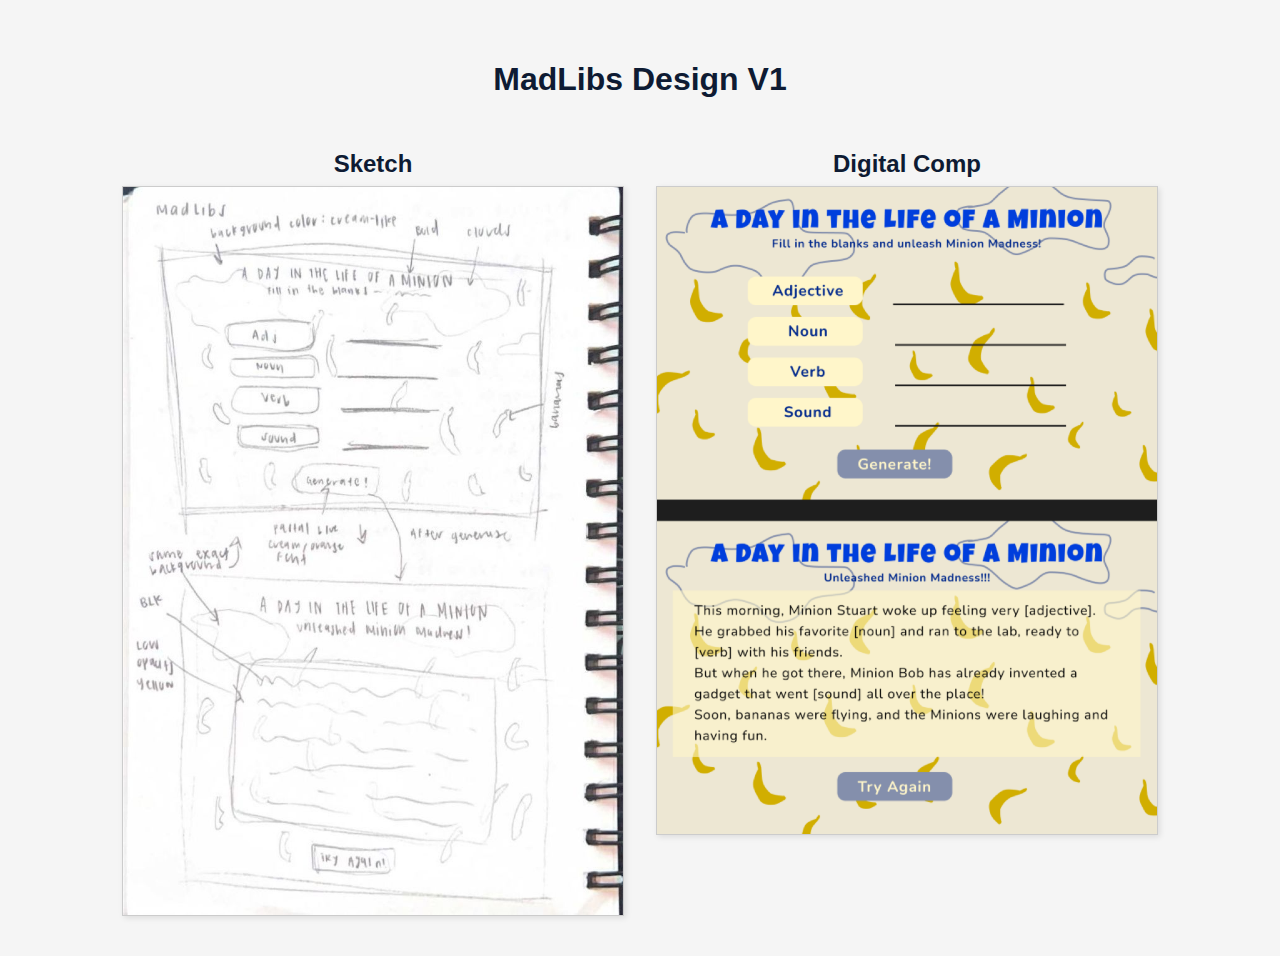
<file: madlibs/index.html>
<!DOCTYPE html>
<html lang="en">
<head>
    <meta charset="UTF-8">
    <meta name="viewport" content="width=device-width, initial-scale=1.0">
    <title>MadLibs Design V1</title>
    <style>
        body {
            font-family: 'Inter', sans-serif;
            background-color: #f5f5f5;
            color: #0e1b33;
            display: flex;
            flex-direction: column;
            align-items: center;
            padding: 2rem;
        }
        h1 {
            margin-bottom: 1rem;
        }
        .images-container {
            display: flex;
            gap: 2rem; 
            flex-wrap: wrap; 
            justify-content: center;
            align-items: flex-start;
            margin-top: 1rem;
        }
        .image-wrapper {
            display: flex;
            flex-direction: column;
            align-items: center;
        }
        img {
            max-width: 500px;
            width: 100%;
            height: auto;
            border: 1px solid #ccc;
            box-shadow: 2px 2px 6px rgba(0,0,0,0.1);
        }
        .image-wrapper h2 {
            margin-bottom: 0.5rem;
        }
    </style>
</head>
<body>
    <h1>MadLibs Design V1</h1>

    <div class="images-container">
        <div class="image-wrapper">
            <h2>Sketch</h2>
            <img src="images/sketch.jpg" alt="Sketch of MadLibs page">
        </div>
        <div class="image-wrapper">
            <h2>Digital Comp</h2>
            <img src="images/comp.png" alt="Digital composition of MadLibs page">
        </div>
    </div>
</body>
</html>
</file>
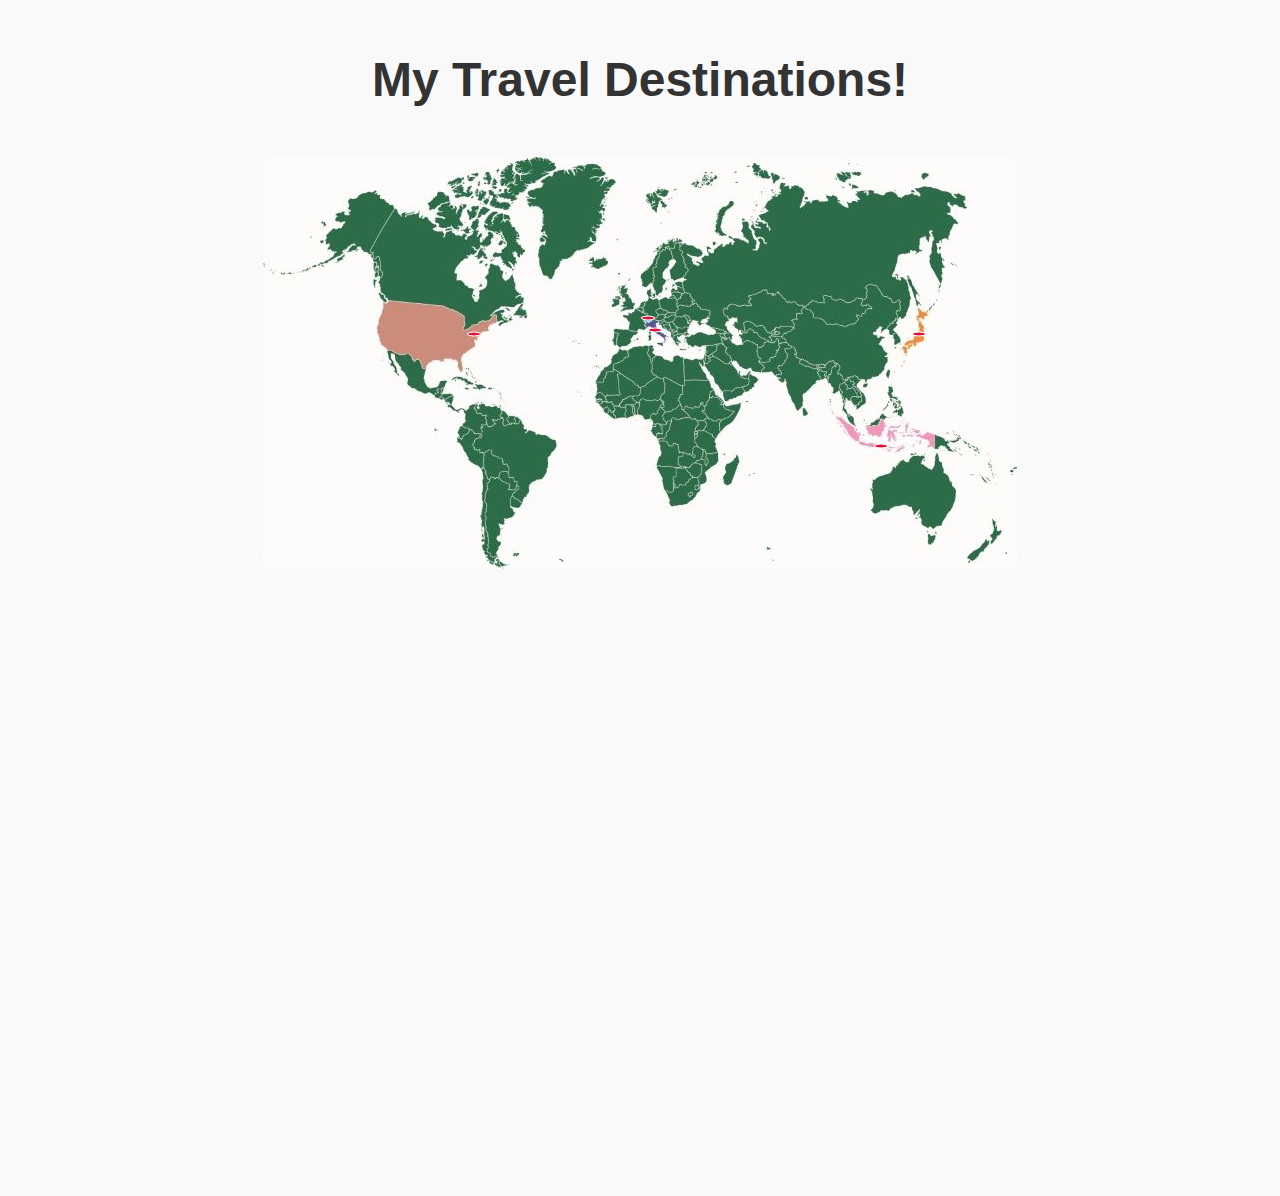
<file: everypicture/experiment/index.html>
<!DOCTYPE html>
<html lang="en">
<head>
  <meta charset="UTF-8">
  <meta name="viewport" content="width=device-width, initial-scale=1.0">
  <title>My Travel Destinations</title>
  <link rel="stylesheet" href="styles.css">
  <script src="script.js" defer></script>
</head>

<body>
  <main>
    <h1>My Travel Destinations!</h1>

    <!-- map -->
    <section class="worldmap">
      <img src="images/worldmap.jpg" alt="World map" class="world-map">

      <!-- points -->
      <button class="point" data-popup="japan" aria-label="Japan"></button>
      <button class="point" data-popup="switzerland" aria-label="Switzerland"></button>
      <button class="point" data-popup="italy" aria-label="Italy"></button>
      <button class="point" data-popup="bali" aria-label="Bali"></button>
      <button class="point" data-popup="nyc" aria-label="New York City"></button>

      <!-- popups -->
      <div class="popup" data-location="japan">
        <img src="images/takeawat1.jpg" alt="Japan trip">
        <div class="text">
          <h2>Japan 2023</h2>
          <p><strong>Backstory:</strong> Being a dream destination since I was young, being able to finally make it come true made me so happy. This also happened to be my first trip with my boyfriend as well, as he also wanted to visit Japan.</p>
          <p><strong>What I Did:</strong> We did a lot of scenic trips and went to eat at many local spots in the areas. We visited many cities within a 2-week span: Tokyo, Kyoto, Osaka, and Fujinomiya, adventuring around the cities.</p>
          <p><strong>Favorite Memory:</strong> My favorite memory has to be hiking Fushimi Inari in Kyoto, as we took a path away from the touristy one. The photo is one of the views I saw during the hike and I felt like the walk was so relaxing and allowed me to really connect with nature.</p>
          <p><strong>Takeaways:</strong> This has to be my favorite destination out of all the places I have been. From learning how to navigate the train stations to finding hidden gems, every moment was unforgettable!</p>
        </div>
      </div>

      <div class="popup" data-location="switzerland">
        <img src="images/cows.jpg" alt="Switzerland trip">
        <div class="text">
          <h2>Switzerland 2024</h2>
          <p><strong>Backstory:</strong> I always loved to hike and just take long strolls and I felt like Switzerland had amazing views that felt ethereal. I wanted to go to Switzerland since watching a Korean drama called "Crash Landing on You." There were scenes taken from Switzerland itself and I felt like those scenes really captivated my eyes. </p>
          <p><strong>What I Did:</strong> Mainly <strong>A LOT</strong> of walking (10k+ steps) and adventuring the country mainly staying in Interlaken and Lauterbrunnen. We didn't have a set schedule to follow and went with the flow a majority of the trip, which I felt was nice.</p>
          <p><strong>Favorite Memory:</strong> My favorite memory are the walks me and my boyfriend have done in Lauterbrunnen. The photo taken was from our walk of the cows grazing in a field, everything felt very peaceful to me. Although it isn't anything too crazy, I really enjoyed just walking, talking, and enjoying the views.</p>
          <p><strong>Takeaways:</strong> Usually, when I go to a place I will always charge towards the food. Although we weren't able to go to any restaurants at all here due to the outrages prices, I felt like the views made up for it overall. Being able to wake up to a mountainous view every morning here made my day and I would do it again.</p>
        </div>
      </div>

      <div class="popup" data-location="italy">
        <img src="images/italycover.jpg" alt="Italy trip">
        <div class="text">
          <h2>Italy 2024</h2>
          <p><strong>Backstory:</strong> Went to Italy right after our Switzerland trip and spent 2 weeks here! We wanted to sightsee and eat all the pizza, pasta, and tiramisu known to mankind here. I absolutely love pasta so every meal I had was a different pasta each time, occasionally eating a pizza here and there.</p>
          <p><strong>What I Did:</strong> We went to multiple cities such as Rome, Florence, Varenna to see popular spots and eat everywhere. A few of the spots we went to were the Trevi Fountain, Lake Como, and walking around museums to see art. </p>
          <p><strong>Favorite Memory:</strong> Art being very prominent in Italy, everywhere I walked I saw some type of architecture or even artists drawing on the streets of Italy. I enjoyed slowing down and stopping at every piece of art I see, such as the sculpture (La clemenza di Tito (Titus' Mercy) by Giovan Battista Comolli) that I captured while just walking around the city of Varenna! </p>
          <p><strong>Takeaways:</strong> Being a absolute fool for some good food, Italy definitely is up there when it comes to some delicious food. I really appreciated all the art and popular spots but I felt like hospitality was a bit lacking as they were a bit rude to us here and there.</p>
        </div>
      </div>

      <div class="popup" data-location="bali">
        <img src="images/grand.jpg" alt="Bali trip">
        <div class="text">
          <h2>Bali 2024</h2>
          <p><strong>Backstory:</strong> My boyfriend grew up in Bali, Indonesia as a kid and still had family and friends there. His family invited me to go with them over the summer to visit their hometown and I gladly went to see how he grew up.</p>
          <p><strong>What I Did:</strong> Since his family had a villa we really spent the summer relaxing with a few trips to other cities here and there. We mainly went to the malls and stayed at the villa ordering takeout food all the time. Since prices were super cheap we couldn't resist ourself and indulged in a lot of shopping.</p>
          <p><strong>Favorite Memory:</strong> Seeing his family made me happy since I was able to bond and get to know his family more. My favorite memory happen to be with his grandpa in where we went to a different city called Jatiluwih where we ate food and visited his family friends. </p>
          <p><strong>Takeaways:</strong> Although we did not do much on this trip I felt like I made a lot of core memories with his family and got to experience what he grew up with. My boyfriend showed me around and I enjoyed getting to know the foods he ate growing up and how Bali has shaped him as a person.</p>
        </div>
      </div>

      <div class="popup" data-location="nyc">
        <img src="images/fren.jpg" alt="New York City trip">
        <div class="text">
          <h2>NYC 2024</h2>
          <p><strong>Backstory:</strong> This trip I went with my best friend of ten years now and still counting! We never went on a trip together like this before so we planned it to NYC. We have been planning this for months prior and I felt like the days leading up to the trip felt unreal since I wouldn't have thought that I would be going on a trip with a friend of 10 years.</p>
          <p><strong>What I Did:</strong> We did the usual touristy stuff mainly and a few were: Central Park, MOMA, and visited the Times Square as well. Although they are known to be crowded I felt like I had a good time walking around and sightseeing. We also had bagels every single morning before we went to go somewhere else.</p>
          <p><strong>Favorite Memory:</strong> My favorite memory has to be going to the MET Museum and being able to see the works of what I see online all the time in person. We walked through the entire museum and dilly dallied around looking at all the art works and sculptures!</p>
          <p><strong>Takeaways:</strong> New York was definitely an experience to say the least. I wasn't a huge fan of the crowded areas and felt kind of overwhelmed when going to Times Square as such, but I felt like it was a good experience to have. I enjoyed spending time with my bestfriend and realized how similar we are in traveling styles. I hope to be able to go on another trip with her again in the future! :)</p>
        </div>
      </div>

    </section>
  </main>
</body>
</html>
</file>
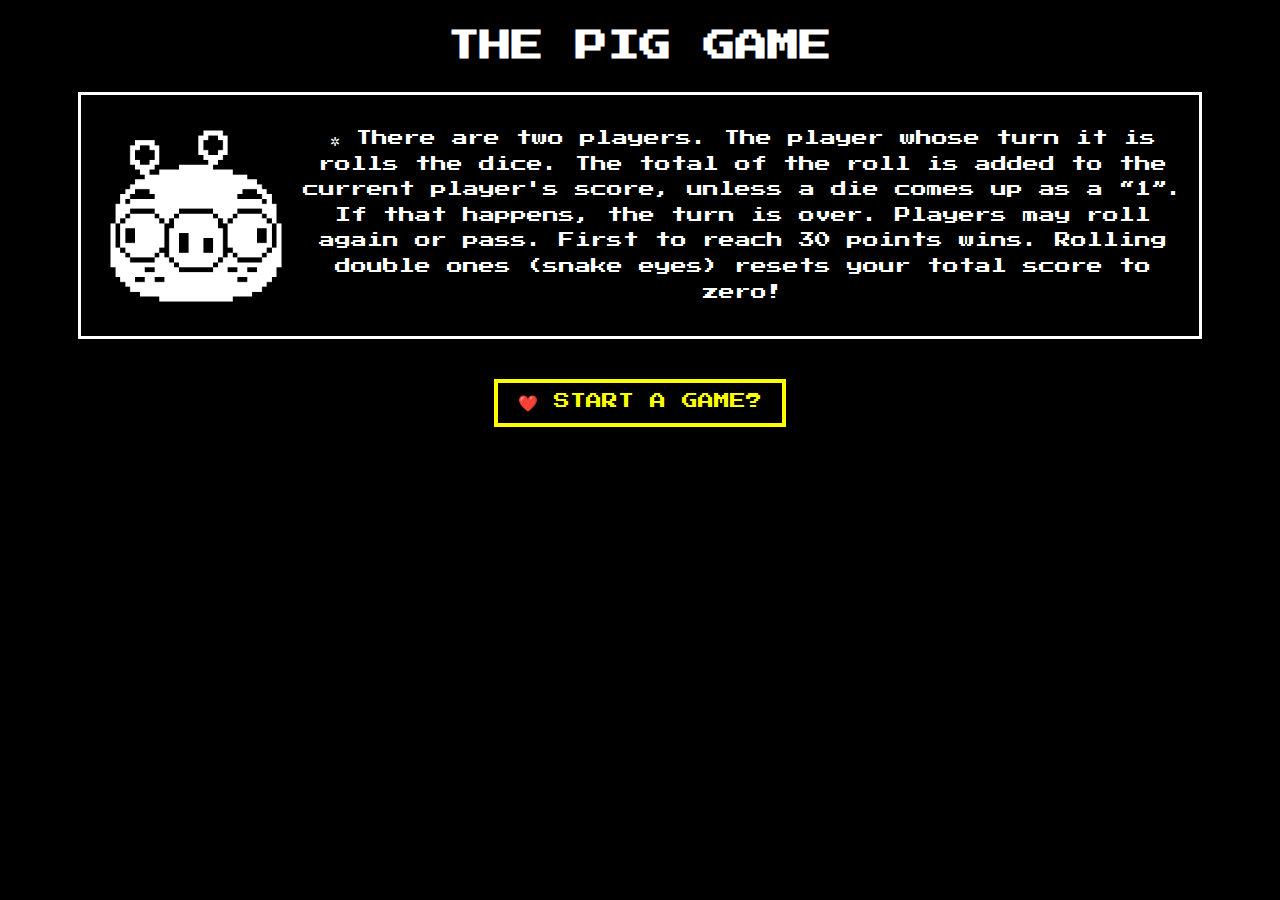
<file: game/final-game/index.html>
<!DOCTYPE html>
<html lang="en">
<head>
  <meta charset="UTF-8" >
  <meta name="viewport" content="width=device-width, initial-scale=1.0" >
  <title>The Pig Game</title>
  <link href="https://fonts.googleapis.com/css2?family=Press+Start+2P&display=swap" rel="stylesheet">
  <link rel="stylesheet" href="styles.css">
  <script src="script.js" defer></script>
</head>
<body>
    
  <header class="header">
    <h1 class="title">THE PIG GAME</h1>
  </header>

  <section class="instructions">
    <img src="images/pig.png" class="pig-icon" alt="Pig Icon">
    <p>
      ✲ There are two players. The player whose turn it is rolls the dice.
      The total of the roll is added to the current player's score, unless a
      die comes up as a “1”. If that happens, the turn is over.

      Players may roll again or pass. First to reach 30 points wins.

      Rolling double ones (snake eyes) resets your total score to zero!
    </p>
  </section>

  <section class="start-screen">
    <button class="start-btn">❤️ START A GAME?</button>
  </section>

  <section class="game-screen hidden">

    <div class="game-top">
      <div class="turn-box">
        <div class="turn-content">
          <img src="images/sans.png" class="player-icon" alt="Player Icon">
          <p>✲ Roll for Player 1</p>
        </div>
      </div>

      <div class="dice-area">
        <img src="images/dice1.png" class="dice" alt="Dice 1">
        <img src="images/dice1.png" class="dice" alt="Dice 2">
      </div>

      <div class="hp-container">
        <div class="hp-row">
          <span>Player 1 HP</span>
          <div class="hp-bar player1-bar"></div>
          <span class="player1-score">0 / 30</span>
        </div>
        <div class="hp-row">
          <span>Player 2 HP</span>
          <div class="hp-bar player2-bar"></div>
          <span class="player2-score">0 / 30</span>
        </div>
      </div>
    </div>

    <div class="buttons">
      <button class="roll-btn">O ROLL</button>
      <button class="pass-btn">X PASS</button>
    </div>

    <button class="restart-btn">❤️ RESTART?</button>
  </section>

</body>
</html>
</file>
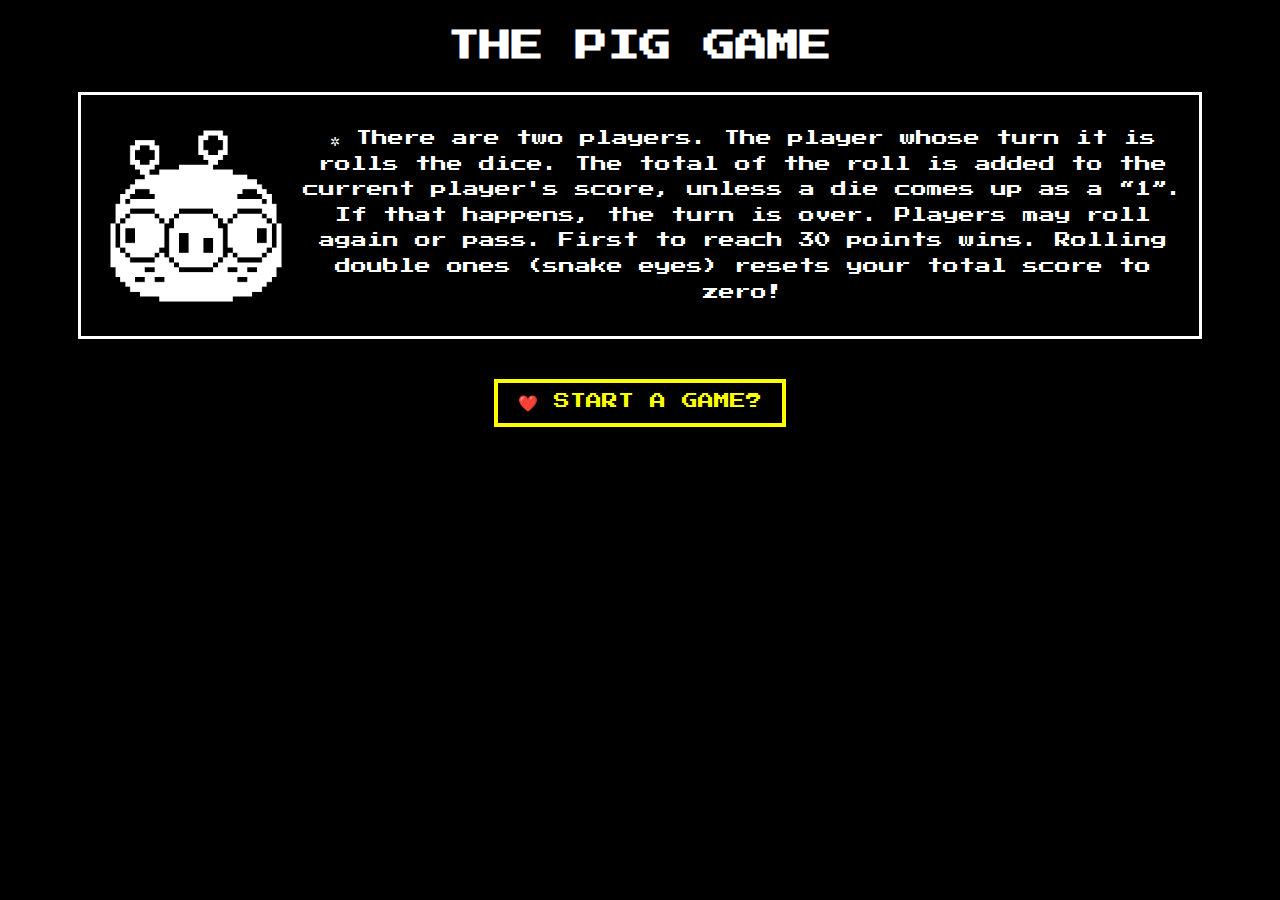
<file: game/v1-html-css-only/index.html>
<!DOCTYPE html>
<html lang="en">
<head>
  <meta charset="UTF-8" />
  <meta name="viewport" content="width=device-width, initial-scale=1.0" />
  <title>The Pig Game</title>
  <link href="https://fonts.googleapis.com/css2?family=Press+Start+2P&display=swap" rel="stylesheet">
  <link rel="stylesheet" href="styles.css">
</head>
<body>

  <header class="header">
    <h1 class="title">THE PIG GAME</h1>
  </header>

  <section class="instructions">
    <img src="images/pig.png" class="pig-icon" alt="Pig Icon">
    <p>
      ✲ There are two players. The player whose turn it is rolls the dice.
      The total of the roll is added to the current player's score, unless a
      die comes up as a “1”. If that happens, the turn is over.

      Players may roll again or pass. First to reach 30 points wins.

      Rolling double ones (snake eyes) resets your total score to zero!
    </p>
  </section>

  <section class="start-screen">
    <button class="start-btn">❤️ START A GAME?</button>
  </section>

  <section class="game-screen hidden">

    <div class="game-top">
      <div class="turn-box">
        <div class="turn-content">
          <img src="images/sans.png" class="player-icon" alt="Player Icon">
          <p>✲ Roll for Player 1</p>
        </div>
      </div>

      <div class="dice-area">
        <img src="images/dice1.png" class="dice" alt="Dice 1">
        <img src="images/dice1.png" class="dice" alt="Dice 2">
      </div>

      <div class="hp-container">
        <div class="hp-row">
          <span>Player 1 HP</span>
          <div class="hp-bar player1-bar"></div>
          <span class="player1-score">0 / 30</span>
        </div>
        <div class="hp-row">
          <span>Player 2 HP</span>
          <div class="hp-bar player2-bar"></div>
          <span class="player2-score">0 / 30</span>
        </div>
      </div>
    </div>

    <div class="buttons">
      <button class="roll-btn">O ROLL</button>
      <button class="pass-btn">X PASS</button>
    </div>

    <button class="restart-btn">❤️ RESTART?</button>
  </section>
<script>
"use strict";

// BUTTONS + MAIN ELEMENTS
const startBtn = document.querySelector('.start-btn');
const gameScreen = document.querySelector('.game-screen');
const restartBtn = document.querySelector('.restart-btn');
const rollBtn = document.querySelector('.roll-btn');
const passBtn = document.querySelector('.pass-btn');

const turnBox = document.querySelector('.turn-box p');
const playerIcon = document.querySelector('.player-icon');
const diceImages = document.querySelectorAll('.dice');
const hpBars = [
  document.querySelector('.player1-bar'),
  document.querySelector('.player2-bar')
];
const scoreTexts = [
  document.querySelector('.player1-score'),
  document.querySelector('.player2-score')
];

// GAME DATA
const gameData = {
  players: ['Player 1', 'Player 2'],
  score: [0, 0],
  roll1: 0,
  roll2: 0,
  index: 0,
  gameEnd: 30
};

// EVENT LISTENERS
startBtn.addEventListener('click', startGame);
restartBtn.addEventListener('click', resetGame);
rollBtn.addEventListener('click', throwDice);
passBtn.addEventListener('click', passTurn);


// ========= GAME FUNCTIONS =========

function startGame() {
  // Pick a random starting player
  if (Math.random() < 0.5) {
    gameData.index = 0;
  } else {
    gameData.index = 1;
  }

  document.querySelector('.start-screen').classList.add('hidden');
  gameScreen.classList.remove('hidden');

  setUpTurn();
}

function resetGame() {
  gameData.score[0] = 0;
  gameData.score[1] = 0;
  gameData.index = 0;

  gameScreen.classList.add('hidden');
  document.querySelector('.start-screen').classList.remove('hidden');

  showCurrentScore();
  resetDice();
}

function setUpTurn() {
  if (isGameOver()) {
    return;
  }

  updateTurn();
  showCurrentScore();
  enableButtons(true);
  resetDice();
}

// ========== DICE ROLLING ==========

function throwDice() {
  if (isGameOver()) {
    return;
  }

  // Roll two dice (1–6)
  gameData.roll1 = Math.floor(Math.random() * 6) + 1;
  gameData.roll2 = Math.floor(Math.random() * 6) + 1;

  diceImages[0].src = "images/dice" + gameData.roll1 + ".png";
  diceImages[1].src = "images/dice" + gameData.roll2 + ".png";

  // Snake eyes
  gameData.rollSum = gameData.roll1 + gameData.roll2;
  if (gameData.rollSum === 2) {
    turnBox.textContent = "Oh snap! Snake eyes!";
    gameData.score[gameData.index] = 0;
    gameData.index ? (gameData.index = 0) : (gameData.index = 1);
    showCurrentScore();
    setTimeout(setUpTurn, 2000);
    return;
  }

  if (gameData.roll1 === 1 || gameData.roll2 === 1) {
    turnBox.textContent = "Hit a 1! Switching player...";
    gameData.index ? (gameData.index = 0) : (gameData.index = 1);
    switchPlayer();
    return;
  }

  gameData.score[gameData.index] += gameData.roll1 + gameData.roll2;
  showCurrentScore();

  if (!checkWinningCondition()) {
    updateTurn();
  }
}

function passTurn() {
  if (isGameOver()) {
    return;
  }
  gameData.index ? (gameData.index = 0) : (gameData.index = 1);
  setUpTurn();
}

function switchPlayer() {
  setTimeout(function () {
    if (isGameOver()) {
      return;
    }

    setUpTurn();
  }, 1500);
}

// ========= CHECKS =========

function checkWinningCondition() {
  if (gameData.score[gameData.index] >= gameData.gameEnd) {
    turnBox.textContent =
      gameData.players[gameData.index] +
      " wins with " +
      gameData.score[gameData.index] +
      " points!";

    enableButtons(false);
    return true;
  }
  return false;
}

function isGameOver() {
  if (gameData.score[0] >= gameData.gameEnd ||
      gameData.score[1] >= gameData.gameEnd) {
    return true;
  }
  return false;
}


function updateTurn() {
  if (gameData.index === 0) {
    playerIcon.src = "images/sans.png";
  } else {
    playerIcon.src = "images/papyrus.png";
  }

  turnBox.textContent = "Roll for " + gameData.players[gameData.index];
}

function showCurrentScore() {
  for (var i = 0; i < 2; i++) {
    scoreTexts[i].textContent =
      gameData.score[i] + " / " + gameData.gameEnd;

    hpBars[i].style.width =
      (gameData.score[i] / gameData.gameEnd) * 120 + "px";
  }
}

function resetDice() {
  diceImages[0].src = "images/dice1.png";
  diceImages[1].src = "images/dice1.png";
}

function enableButtons(enable) {
  rollBtn.disabled = !enable;
  passBtn.disabled = !enable;

  if (enable) {
    rollBtn.style.opacity = 1;
    passBtn.style.opacity = 1;
  } else {
    rollBtn.style.opacity = 0.5;
    passBtn.style.opacity = 0.5;
  }
}
</script>

</body>
</html>
</file>
<file: everypicture/experiment/styles.css>
body {
  font-family: Arial, sans-serif;
  margin: 0;
  background-color: #f9f9f9;
  text-align: center;
}

main {
  padding: 20px;
}

h1 {
  font-size: 3rem;
  margin-bottom: 50px;
  color: #333;
  text-align: center;
}

/* map */
.worldmap {
  position: relative;
  display: inline-block;
  max-width: 100%;
  z-index: 1;
}

.world-map {
  width: 100%;
  height: auto;
  display: block;
  border-radius: 10px;
}

/* points */
.point {
  position: absolute;
  width: 5px;
  height: 5px;
  background-color: crimson;
  border: 1px solid white;
  border-radius: 50%;
  cursor: pointer;
  transform: translate(-50%, -50%);
  transition: transform 0.2s;
}

.point:hover {
  transform: translate(-50%, -50%) scale(1.3);
}

/*  positions  */
.point[data-popup="japan"] { top: 43%; left: 87%; }
.point[data-popup="switzerland"] { top: 39%; left: 51%; }
.point[data-popup="italy"] { top: 42%; left: 52%; }
.point[data-popup="bali"] { top: 70%; left: 82%; }
.point[data-popup="nyc"] { top: 43%; left: 28%; }

/* popups */
.popup {
  display: none;
  position: absolute;
  background: white;
  padding: 15px;
  width: 600px;
  border-radius: 10px;
  box-shadow: 0 2px 15px rgba(0,0,0,0.25);
  z-index: 10;

  display: flex;
  flex-direction: row;  
  gap: 15px;

  opacity: 0;          
  transition: opacity 0.3s, transform 0.3s; 
  transform: translateY(10px);
}

.popup.show {
  opacity: 1;
  transform: translateY(0);
}

.popup img {
  width: 300px;
  height: auto;
  border-radius: 10px;
  object-fit: contain;
  flex-shrink: 0;
}

.popup .text {
  display: flex;
  flex-direction: column; 
  text-align: left; 
  gap: 12px; 
  flex: 1;
}

.popup .text h2 {
  margin: 0 0 5px 0;
  font-size: 1.2rem;
  color: #222;
}

.popup .text p {
  margin: 0;
  font-size: 0.9rem;
  color: #333;
}

/* Responsive tweaks */
@media (max-width: 600px) {
  h1 {
    font-size: 1.5rem;
  }

  .popup {
    width: 90%;
    flex-direction: column;
    font-size: 0.85rem;
  }

  .popup img {
    width: 100%;
    height: auto;
  }

  .point {
    width: 10px;
    height: 10px;
  }
}
</file>
<file: game/final-game/styles.css>
body {
  margin: 0;
  padding: 0;
  background: black;
  color: white;
  font-family: 'Press Start 2P', monospace;
  text-align: center;
}

.title {
  font-size: 2rem;
  margin: 30px;
}

.instructions {
  width: 85%;
  margin: 0 auto;
  padding: 15px;
  border: 3px solid white;
  display: flex;
  gap: 6px;
  line-height: 1.6;
}

.pig-icon {
  width: 200px;
  object-fit: contain;
}

.start-screen {
  margin-top: 40px;
}

button {
  font-family: 'Press Start 2P', monospace;
  font-size: 1rem;
  background: black;
  border: 4px solid yellow;
  color: yellow;
  padding: 10px 20px;
  cursor: pointer;
  transition: 0.2s;
}

button:hover {
  background: yellow;
  color: black;
}

.start-btn,
.restart-btn,
.roll-btn,
.pass-btn {
  display: inline-block;
}

.game-screen {
  margin-top: 30px;
}

.hidden {
  display: none;
}

.game-top {
  display: flex;
  justify-content: center;
  align-items: center;
  gap: 30px;
  margin-bottom: 40px;
}

.turn-content {
  display: flex;
  align-items: center;
  gap: 15px;
  justify-content: center;
}

.turn-box p {
  margin: 0;
  text-align: left;
}

.turn-box {
  border: 3px solid white;
  padding: 50px 30px;
  max-width: 250px;
  text-align: center;
  flex-shrink: 0;
  font-size: 1rem;
  line-height: 1.4;
}

.player-icon {
  width: 60px;
  height: 60px;
  object-fit: contain;
}

.dice-area {
  width: auto;
  max-width: 250px;
  padding: 40px;
  border: 3px solid white;
  display: flex;
  justify-content: center;
  gap: 20px;
  flex-shrink: 0;
}

.dice {
  width: 80px;
}

.hp-container {
  display: flex;
  flex-direction: column;
  gap: 20px;
  flex-shrink: 0;
}

.hp-row {
  display: flex;
  flex-direction: column;
  align-items: center;
  gap: 5px;
  font-size: 1rem;
}

.hp-bar {
  width: 0;
  max-width: 150px;
  height: 20px;
  background: yellow;
  border: 2px solid white;
  transition: width 0.3s ease-out;
  position: relative;
}

.player1-bar {
  background: yellow;
}

.player2-bar {
  background: lightgreen;
}

.hp-bar.active {
  box-shadow: 0 0 15px 2px yellow;
}

.buttons {
  margin-top: 30px;
  display: flex;
  justify-content: center;
  gap: 35px;
}

.restart-btn {
  display: block;
  margin: 35px auto;
}

@media (max-width: 650px) {
  .game-top { flex-direction: column; gap: 20px; }
  .turn-box { padding: 50px 20px; max-width: 200px; }
  .dice-area { padding: 40px; max-width: 150px; }
  .instructions{flex-direction: column; gap: 20px; align-items: center;}
}
</file>
<file: game/v1-html-css-only/styles.css>
body {
  margin: 0;
  padding: 0;
  background: black;
  color: white;
  font-family: 'Press Start 2P', monospace;
  text-align: center;
}

.title {
  font-size: 2rem;
  margin: 30px;
}

.instructions {
  width: 85%;
  margin: 0 auto;
  padding: 15px;
  border: 3px solid white;
  display: flex;
  gap: 6px;
  line-height: 1.6;
}

.pig-icon {
  width: 200px;
  object-fit: contain;
}

.start-screen {
  margin-top: 40px;
}

button {
  font-family: 'Press Start 2P', monospace;
  font-size: 1rem;
  background: black;
  border: 4px solid yellow;
  color: yellow;
  padding: 10px 20px;
  cursor: pointer;
  transition: 0.2s;
}

button:hover {
  background: yellow;
  color: black;
}

.start-btn,
.restart-btn,
.roll-btn,
.pass-btn {
  display: inline-block;
}

.game-screen {
  margin-top: 30px;
}

.hidden {
  display: none;
}

.game-top {
  display: flex;
  justify-content: center;
  align-items: center;
  gap: 30px;
  margin-bottom: 40px;
}

.turn-content {
  display: flex;
  align-items: center;
  gap: 15px;
  justify-content: center;
}

.turn-box p {
  margin: 0;
  text-align: left;
}

.turn-box {
  border: 3px solid white;
  padding: 50px 30px;
  max-width: 250px;
  text-align: center;
  flex-shrink: 0;
  font-size: 1rem;
  line-height: 1.4;
}

.player-icon {
  width: 60px;
  height: 60px;
  object-fit: contain;
}

.dice-area {
  width: auto;
  max-width: 250px;
  padding: 40px;
  border: 3px solid white;
  display: flex;
  justify-content: center;
  gap: 20px;
  flex-shrink: 0;
}

.dice {
  width: 80px;
}

.hp-container {
  display: flex;
  flex-direction: column;
  gap: 20px;
  flex-shrink: 0;
}

.hp-row {
  display: flex;
  flex-direction: column;
  align-items: center;
  gap: 5px;
  font-size: 1rem;
}

.hp-bar {
  width: 0;
  max-width: 150px;
  height: 20px;
  background: yellow;
  border: 2px solid white;
  transition: width 0.3s ease-out;
  position: relative;
}

.player1-bar {
  background: yellow;
}

.player2-bar {
  background: lightgreen;
}

.hp-bar.active {
  box-shadow: 0 0 15px 2px yellow;
}

.buttons {
  margin-top: 30px;
  display: flex;
  justify-content: center;
  gap: 35px;
}

.restart-btn {
  display: block;
  margin: 35px auto;
}

@media (max-width: 650px) {
  .game-top { flex-direction: column; gap: 20px; }
  .turn-box { padding: 50px 20px; max-width: 200px; }
  .dice-area { padding: 40px; max-width: 150px; }
  .instructions{flex-direction: column; gap: 20px; align-items: center;}
}
</file>
